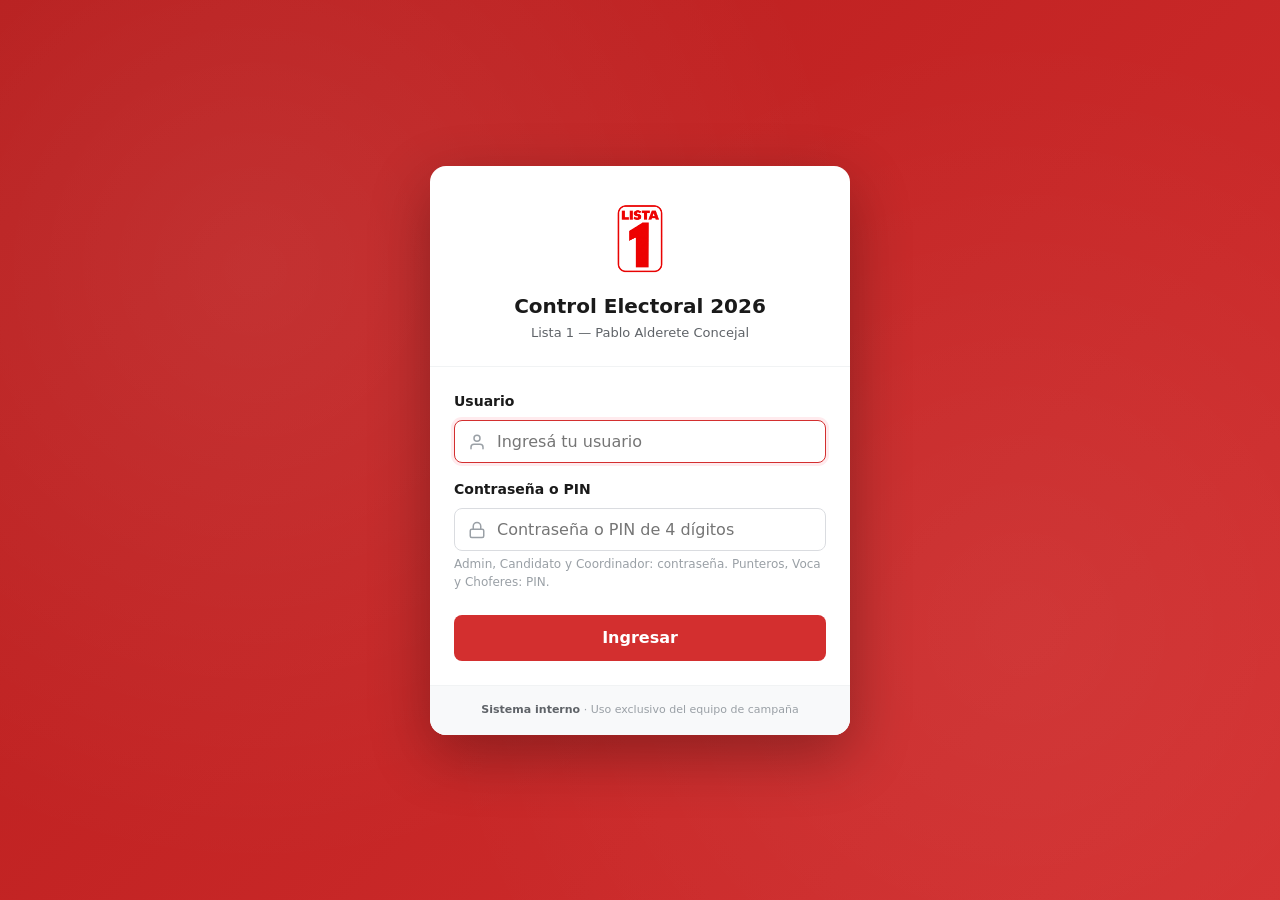
<file: index.html>
<!DOCTYPE html>
<html lang="es">
<head>
  <meta charset="UTF-8">
  <meta name="viewport" content="width=device-width, initial-scale=1.0, maximum-scale=1.0, user-scalable=no">
  <meta name="theme-color" content="#D32F2F">
  <title>Ingresar — Control Electoral 2026</title>

   <link rel="manifest" href="manifest.json">
  <meta name="theme-color" content="#D32F2F">
  <link rel="apple-touch-icon" href="assets/img/icon-192.png">
  <meta name="apple-mobile-web-app-capable" content="yes">
  <meta name="apple-mobile-web-app-status-bar-style" content="black-translucent">
  <meta name="apple-mobile-web-app-title" content="Control Electoral">

  <link rel="icon" type="image/png" href="assets/img/logo-lista1.png">

  <link rel="stylesheet" href="assets/css/base.css">
  <link rel="stylesheet" href="assets/css/components.css">
  <link rel="stylesheet" href="assets/css/layout.css">
  <link rel="stylesheet" href="assets/css/login.css">
</head>
<body>

  <div class="login-page">
    <div class="login-card">

      <div class="login-header">
        <img src="assets/img/logo-lista1.png" alt="Logo Lista 1" class="login-logo" onerror="this.style.display='none'">
        <h1 class="login-titulo">Control Electoral 2026</h1>
        <p class="login-subtitulo">Lista 1 — Pablo Alderete Concejal</p>
      </div>

      <form id="form-login" class="login-body" autocomplete="off">
        <div id="login-error" class="login-error"></div>

        <div class="form-group">
          <label for="usuario" class="form-label">Usuario</label>
          <div class="form-input-group">
            <svg class="icon" xmlns="http://www.w3.org/2000/svg" viewBox="0 0 24 24" fill="none" stroke="currentColor" stroke-width="2" stroke-linecap="round" stroke-linejoin="round">
              <path d="M20 21v-2a4 4 0 0 0-4-4H8a4 4 0 0 0-4 4v2"/>
              <circle cx="12" cy="7" r="4"/>
            </svg>
            <input
              type="text"
              id="usuario"
              name="usuario"
              class="form-input"
              placeholder="Ingresá tu usuario"
              autocomplete="username"
              autocapitalize="none"
              spellcheck="false"
              required
              autofocus
            >
          </div>
        </div>

        <div class="form-group">
          <label for="credencial" class="form-label">Contraseña o PIN</label>
          <div class="form-input-group">
            <svg class="icon" xmlns="http://www.w3.org/2000/svg" viewBox="0 0 24 24" fill="none" stroke="currentColor" stroke-width="2" stroke-linecap="round" stroke-linejoin="round">
              <rect x="3" y="11" width="18" height="11" rx="2" ry="2"/>
              <path d="M7 11V7a5 5 0 0 1 10 0v4"/>
            </svg>
            <input
              type="password"
              id="credencial"
              name="credencial"
              class="form-input"
              placeholder="Contraseña o PIN de 4 dígitos"
              autocomplete="current-password"
              required
            >
          </div>
          <span class="form-hint">Admin, Candidato y Coordinador: contraseña. Punteros, Voca y Choferes: PIN.</span>
        </div>

        <button type="submit" id="btn-ingresar" class="btn btn-primary btn-lg btn-block login-btn">
          Ingresar
        </button>
      </form>

      <div class="login-footer">
        <strong>Sistema interno</strong> · Uso exclusivo del equipo de campaña
      </div>

    </div>
  </div>

    <script src="assets/js/config.js"></script>
  <script src="assets/js/utils.js"></script>
  <script src="assets/js/cache.js"></script>
  <script src="assets/js/api.js"></script>
  <script src="assets/js/sync.js"></script>
  <script src="assets/js/auth.js"></script>

  <script>
    /* ============================================================
       Lógica del login
       ============================================================ */
    (function () {

      // Si ya hay sesión activa, redirigir al panel correspondiente
      if (AUTH.haySesion()) {
        const u = AUTH.usuarioActual();
        if (u && u.rol) {
          AUTH.irAPanel(u.rol);
          return;
        }
      }

      const form = document.getElementById('form-login');
      const inputUsuario = document.getElementById('usuario');
      const inputCred = document.getElementById('credencial');
      const btnIngresar = document.getElementById('btn-ingresar');
      const errorBox = document.getElementById('login-error');

      function mostrarError(mensaje) {
        errorBox.textContent = mensaje;
        errorBox.classList.add('visible');
      }

      function ocultarError() {
        errorBox.classList.remove('visible');
        errorBox.textContent = '';
      }

      function bloquear(b) {
        inputUsuario.disabled = b;
        inputCred.disabled = b;
        btnIngresar.disabled = b;
        btnIngresar.innerHTML = b
          ? '<span class="spinner"></span> Ingresando...'
          : 'Ingresar';
      }

      form.addEventListener('submit', async (e) => {
        e.preventDefault();
        ocultarError();

        const usuario = inputUsuario.value.trim();
        const credencial = inputCred.value.trim();

        if (!usuario || !credencial) {
          mostrarError('Completá usuario y credencial');
          return;
        }

        bloquear(true);

        try {
          const data = await API.login(usuario, credencial);

          // Guardar sesión
          UTILS.guardarSesion(data.token, data.usuario, data.expira);

          // Redirigir al panel según rol
          AUTH.irAPanel(data.usuario.rol);

        } catch (err) {
          bloquear(false);
          mostrarError(err.message || 'Error al ingresar');
          inputCred.value = '';
          inputCred.focus();
        }
      });

    })();
  </script>

    <script>
    if ('serviceWorker' in navigator) {
      window.addEventListener('load', () => {
        navigator.serviceWorker.register('sw.js')
          .then(reg => console.log('SW registrado:', reg.scope))
          .catch(err => console.warn('SW falló:', err));
      });
    }
  </script>

</body>
</html>
</file>
<file: assets/css/base.css>
/* ============================================================
   DIA_D2026 — base.css
   Reset + variables + tipografía + utilitarios
   ============================================================ */

/* ---------- RESET ---------- */
*,
*::before,
*::after {
  box-sizing: border-box;
  margin: 0;
  padding: 0;
}

html {
  -webkit-text-size-adjust: 100%;
  -webkit-tap-highlight-color: transparent;
}

body {
  min-height: 100vh;
  font-family: var(--fuente);
  font-size: 16px;
  line-height: 1.5;
  color: var(--texto);
  background-color: var(--fondo);
  -webkit-font-smoothing: antialiased;
  -moz-osx-font-smoothing: grayscale;
}

img, svg, video {
  display: block;
  max-width: 100%;
  height: auto;
}

button, input, select, textarea {
  font-family: inherit;
  font-size: inherit;
  color: inherit;
}

button {
  cursor: pointer;
  border: none;
  background: none;
}

a {
  color: var(--rojo-600);
  text-decoration: none;
  transition: color 0.15s ease;
}
a:hover { color: var(--rojo-800); }

ul, ol { list-style: none; }

/* ---------- FUENTE (Inter) ---------- */
@import url('https://fonts.googleapis.com/css2?family=Inter:wght@400;500;600;700;800&display=swap');

/* ---------- VARIABLES ---------- */
:root {
  /* Tipografía */
  --fuente: 'Inter', system-ui, -apple-system, 'Segoe UI', Roboto, sans-serif;

  /* 🔴 Nuestra lista (Lista 1) */
  --rojo-600: #D32F2F;
  --rojo-800: #B71C1C;
  --rojo-200: #FFCDD2;
  --rojo-50:  #FFEBEE;

  /* 🟡 Lista opositora (Lista 20) */
  --amarillo-600: #FBC02D;
  --amarillo-800: #F57F17;
  --amarillo-200: #FFF59D;
  --amarillo-50:  #FFFDE7;

  /* ⚪ Neutros */
  --fondo:      #F8F9FA;
  --superficie: #FFFFFF;
  --texto:      #1A1A1A;
  --texto-2:    #5F6368;
  --texto-3:    #9AA0A6;
  --borde:      #DADCE0;
  --borde-2:    #F1F3F4;

  /* 🟢 Estados */
  --exito:  #2E7D32;
  --exito-bg: #E8F5E9;
  --error:  #C62828;
  --error-bg: #FFEBEE;
  --info:   #1565C0;
  --info-bg: #E3F2FD;
  --alerta: #EF6C00;
  --alerta-bg: #FFF3E0;

  /* Espaciados */
  --esp-1: 4px;
  --esp-2: 8px;
  --esp-3: 12px;
  --esp-4: 16px;
  --esp-5: 20px;
  --esp-6: 24px;
  --esp-8: 32px;
  --esp-10: 40px;
  --esp-12: 48px;
  --esp-16: 64px;

  /* Radios */
  --radio-sm: 6px;
  --radio: 8px;
  --radio-md: 12px;
  --radio-lg: 16px;
  --radio-full: 9999px;

  /* Sombras */
  --sombra-sm: 0 1px 3px rgba(0,0,0,0.08);
  --sombra:    0 4px 12px rgba(0,0,0,0.10);
  --sombra-lg: 0 8px 24px rgba(0,0,0,0.15);

  /* Transiciones */
  --trans: 0.15s ease;
  --trans-md: 0.25s ease;

  /* Layout */
  --max-width: 1200px;
  --header-height: 64px;
}

/* ---------- TIPOGRAFÍA ---------- */
h1, h2, h3, h4, h5, h6 {
  font-weight: 700;
  line-height: 1.25;
  color: var(--texto);
}

h1 { font-size: 32px; }
h2 { font-size: 24px; }
h3 { font-size: 20px; }
h4 { font-size: 18px; }
h5 { font-size: 16px; }
h6 { font-size: 14px; }

p { margin-bottom: 0; }

/* ---------- UTILITARIOS ---------- */
.text-center  { text-align: center; }
.text-left    { text-align: left; }
.text-right   { text-align: right; }

.text-sm      { font-size: 14px; }
.text-xs      { font-size: 12px; }
.text-lg      { font-size: 18px; }
.text-xl      { font-size: 22px; }

.text-2       { color: var(--texto-2); }
.text-3       { color: var(--texto-3); }
.text-rojo    { color: var(--rojo-600); }
.text-amarillo{ color: var(--amarillo-800); }
.text-exito   { color: var(--exito); }
.text-error   { color: var(--error); }

.font-medium  { font-weight: 500; }
.font-semibold{ font-weight: 600; }
.font-bold    { font-weight: 700; }

.mt-1 { margin-top: var(--esp-1); }
.mt-2 { margin-top: var(--esp-2); }
.mt-3 { margin-top: var(--esp-3); }
.mt-4 { margin-top: var(--esp-4); }
.mt-5 { margin-top: var(--esp-5); }
.mt-6 { margin-top: var(--esp-6); }
.mt-8 { margin-top: var(--esp-8); }

.mb-1 { margin-bottom: var(--esp-1); }
.mb-2 { margin-bottom: var(--esp-2); }
.mb-3 { margin-bottom: var(--esp-3); }
.mb-4 { margin-bottom: var(--esp-4); }
.mb-5 { margin-bottom: var(--esp-5); }
.mb-6 { margin-bottom: var(--esp-6); }
.mb-8 { margin-bottom: var(--esp-8); }

.mx-auto { margin-left: auto; margin-right: auto; }

.p-2 { padding: var(--esp-2); }
.p-3 { padding: var(--esp-3); }
.p-4 { padding: var(--esp-4); }
.p-6 { padding: var(--esp-6); }

.flex        { display: flex; }
.flex-col    { flex-direction: column; }
.flex-center { display: flex; align-items: center; justify-content: center; }
.flex-between{ display: flex; align-items: center; justify-content: space-between; }
.flex-wrap   { flex-wrap: wrap; }
.gap-1 { gap: var(--esp-1); }
.gap-2 { gap: var(--esp-2); }
.gap-3 { gap: var(--esp-3); }
.gap-4 { gap: var(--esp-4); }
.gap-6 { gap: var(--esp-6); }

.w-full { width: 100%; }
.h-full { height: 100%; }

.hidden { display: none !important; }
.invisible { visibility: hidden; }

/* ---------- ANIMACIONES ---------- */
@keyframes fadeIn {
  from { opacity: 0; transform: translateY(8px); }
  to   { opacity: 1; transform: translateY(0); }
}

@keyframes spin {
  from { transform: rotate(0deg); }
  to   { transform: rotate(360deg); }
}

.fade-in { animation: fadeIn 0.3s ease; }

.spinner {
  display: inline-block;
  width: 20px;
  height: 20px;
  border: 2px solid currentColor;
  border-right-color: transparent;
  border-radius: 50%;
  animation: spin 0.7s linear infinite;
}

/* ---------- SCROLLBAR (web) ---------- */
::-webkit-scrollbar { width: 10px; height: 10px; }
::-webkit-scrollbar-track { background: var(--fondo); }
::-webkit-scrollbar-thumb { background: var(--borde); border-radius: 5px; }
::-webkit-scrollbar-thumb:hover { background: var(--texto-3); }
</file>
<file: assets/css/components.css>
/* ============================================================
   DIA_D2026 — components.css
   Botones, inputs, cards, badges, toasts, modales, tablas
   ============================================================ */

/* ---------- BOTONES ---------- */
.btn {
  display: inline-flex;
  align-items: center;
  justify-content: center;
  gap: var(--esp-2);
  padding: 10px 18px;
  font-size: 15px;
  font-weight: 600;
  line-height: 1;
  border-radius: var(--radio);
  border: 1.5px solid transparent;
  cursor: pointer;
  transition: all var(--trans);
  white-space: nowrap;
  user-select: none;
}

.btn:disabled {
  opacity: 0.5;
  cursor: not-allowed;
}

.btn:not(:disabled):active { transform: scale(0.98); }

/* Primario (rojo — nuestra lista) */
.btn-primary {
  background: var(--rojo-600);
  color: #fff;
}
.btn-primary:not(:disabled):hover {
  background: var(--rojo-800);
  box-shadow: var(--sombra);
}

/* Secundario (blanco con borde) */
.btn-secondary {
  background: var(--superficie);
  color: var(--texto);
  border-color: var(--borde);
}
.btn-secondary:not(:disabled):hover {
  background: var(--fondo);
  border-color: var(--texto-3);
}

/* Ghost (sin fondo) */
.btn-ghost {
  background: transparent;
  color: var(--texto-2);
}
.btn-ghost:not(:disabled):hover {
  background: var(--fondo);
  color: var(--texto);
}

/* Success */
.btn-success {
  background: var(--exito);
  color: #fff;
}
.btn-success:not(:disabled):hover { background: #1B5E20; }

/* Danger */
.btn-danger {
  background: var(--error);
  color: #fff;
}
.btn-danger:not(:disabled):hover { background: #8E0000; }

/* Tamaños */
.btn-sm { padding: 6px 12px; font-size: 13px; }
.btn-lg { padding: 14px 24px; font-size: 16px; }
.btn-block { width: 100%; }

/* Iconos en botones */
.btn-icon {
  padding: 8px;
  border-radius: var(--radio);
  line-height: 1;
}
.btn-icon svg { width: 20px; height: 20px; }

/* ---------- INPUTS ---------- */
.form-group {
  margin-bottom: var(--esp-4);
}

.form-label {
  display: block;
  margin-bottom: var(--esp-2);
  font-size: 14px;
  font-weight: 600;
  color: var(--texto);
}

.form-label .req {
  color: var(--error);
  margin-left: 2px;
}

.form-input,
.form-select,
.form-textarea {
  display: block;
  width: 100%;
  padding: 11px 14px;
  font-size: 16px;
  color: var(--texto);
  background: var(--superficie);
  border: 1.5px solid var(--borde);
  border-radius: var(--radio);
  transition: border-color var(--trans), box-shadow var(--trans);
  outline: none;
}

.form-input:focus,
.form-select:focus,
.form-textarea:focus {
  border-color: var(--rojo-600);
  box-shadow: 0 0 0 3px var(--rojo-50);
}

.form-input:disabled,
.form-select:disabled,
.form-textarea:disabled {
  background: var(--fondo);
  color: var(--texto-3);
  cursor: not-allowed;
}

.form-textarea {
  min-height: 90px;
  resize: vertical;
}

.form-hint {
  display: block;
  margin-top: var(--esp-1);
  font-size: 12px;
  color: var(--texto-3);
}

.form-error {
  display: block;
  margin-top: var(--esp-1);
  font-size: 13px;
  color: var(--error);
}

/* Input con icono */
.form-input-group {
  position: relative;
}
.form-input-group .form-input {
  padding-left: 42px;
}
.form-input-group .icon {
  position: absolute;
  left: 14px;
  top: 50%;
  transform: translateY(-50%);
  color: var(--texto-3);
  pointer-events: none;
  width: 18px;
  height: 18px;
}

/* ---------- CARDS ---------- */
.card {
  background: var(--superficie);
  border: 1px solid var(--borde-2);
  border-radius: var(--radio-md);
  box-shadow: var(--sombra-sm);
  overflow: hidden;
}

.card-header {
  padding: var(--esp-4) var(--esp-5);
  border-bottom: 1px solid var(--borde-2);
  display: flex;
  align-items: center;
  justify-content: space-between;
  gap: var(--esp-3);
}

.card-title {
  font-size: 16px;
  font-weight: 700;
  color: var(--texto);
  margin: 0;
}

.card-body {
  padding: var(--esp-5);
}

.card-footer {
  padding: var(--esp-4) var(--esp-5);
  border-top: 1px solid var(--borde-2);
  background: var(--fondo);
}

/* Card de estadística */
.stat-card {
  background: var(--superficie);
  border: 1px solid var(--borde-2);
  border-radius: var(--radio-md);
  padding: var(--esp-5);
  box-shadow: var(--sombra-sm);
  transition: transform var(--trans), box-shadow var(--trans);
}
.stat-card:hover {
  transform: translateY(-2px);
  box-shadow: var(--sombra);
}
.stat-label {
  font-size: 13px;
  font-weight: 600;
  color: var(--texto-2);
  text-transform: uppercase;
  letter-spacing: 0.5px;
  margin-bottom: var(--esp-2);
}
.stat-value {
  font-size: 32px;
  font-weight: 800;
  line-height: 1;
  color: var(--texto);
}
.stat-value.rojo     { color: var(--rojo-600); }
.stat-value.amarillo { color: var(--amarillo-800); }
.stat-value.exito    { color: var(--exito); }

/* ---------- BADGES ---------- */
.badge {
  display: inline-flex;
  align-items: center;
  gap: 4px;
  padding: 3px 10px;
  font-size: 12px;
  font-weight: 600;
  border-radius: var(--radio-full);
  line-height: 1.4;
  white-space: nowrap;
}
.badge-rojo      { background: var(--rojo-50);     color: var(--rojo-800); }
.badge-amarillo  { background: var(--amarillo-50); color: var(--amarillo-800); }
.badge-exito     { background: var(--exito-bg);    color: var(--exito); }
.badge-error     { background: var(--error-bg);    color: var(--error); }
.badge-info      { background: var(--info-bg);     color: var(--info); }
.badge-alerta    { background: var(--alerta-bg);   color: var(--alerta); }
.badge-gris      { background: var(--borde-2);     color: var(--texto-2); }

/* ---------- ALERTAS ---------- */
.alert {
  padding: var(--esp-4);
  border-radius: var(--radio);
  border-left: 4px solid;
  display: flex;
  align-items: flex-start;
  gap: var(--esp-3);
  margin-bottom: var(--esp-4);
}
.alert-info    { background: var(--info-bg);   border-color: var(--info);   color: var(--info); }
.alert-exito   { background: var(--exito-bg);  border-color: var(--exito);  color: var(--exito); }
.alert-error   { background: var(--error-bg);  border-color: var(--error);  color: var(--error); }
.alert-alerta  { background: var(--alerta-bg); border-color: var(--alerta); color: var(--alerta); }

/* ---------- TABLAS ---------- */
.tabla-wrapper {
  overflow-x: auto;
  border-radius: var(--radio);
  border: 1px solid var(--borde-2);
}

.tabla {
  width: 100%;
  border-collapse: collapse;
  font-size: 14px;
  background: var(--superficie);
}

.tabla th {
  text-align: left;
  padding: 12px 16px;
  font-weight: 600;
  font-size: 12px;
  text-transform: uppercase;
  letter-spacing: 0.5px;
  color: var(--texto-2);
  background: var(--fondo);
  border-bottom: 1px solid var(--borde);
}

.tabla td {
  padding: 12px 16px;
  border-bottom: 1px solid var(--borde-2);
  color: var(--texto);
}

.tabla tbody tr:last-child td { border-bottom: none; }
.tabla tbody tr:hover { background: var(--fondo); }

/* ---------- TOASTS ---------- */
.toast-container {
  position: fixed;
  top: 20px;
  right: 20px;
  z-index: 9999;
  display: flex;
  flex-direction: column;
  gap: var(--esp-2);
  pointer-events: none;
}

.toast {
  min-width: 280px;
  max-width: 400px;
  padding: var(--esp-4);
  background: var(--superficie);
  border-radius: var(--radio);
  box-shadow: var(--sombra-lg);
  border-left: 4px solid;
  font-size: 14px;
  display: flex;
  align-items: center;
  gap: var(--esp-3);
  animation: slideIn 0.25s ease;
  pointer-events: auto;
}
.toast-exito { border-color: var(--exito);  color: var(--texto); }
.toast-error { border-color: var(--error);  color: var(--texto); }
.toast-info  { border-color: var(--info);   color: var(--texto); }
.toast-alerta{ border-color: var(--alerta); color: var(--texto); }

@keyframes slideIn {
  from { transform: translateX(120%); opacity: 0; }
  to   { transform: translateX(0); opacity: 1; }
}

/* ---------- MODAL ---------- */
.modal-overlay {
  position: fixed;
  inset: 0;
  background: rgba(0, 0, 0, 0.5);
  display: flex;
  align-items: center;
  justify-content: center;
  z-index: 9998;
  padding: var(--esp-4);
  animation: fadeIn 0.2s ease;
}

.modal {
  background: var(--superficie);
  border-radius: var(--radio-lg);
  box-shadow: var(--sombra-lg);
  max-width: 500px;
  width: 100%;
  max-height: 90vh;
  overflow-y: auto;
  animation: fadeIn 0.25s ease;
}

.modal-header {
  padding: var(--esp-5);
  border-bottom: 1px solid var(--borde-2);
  display: flex;
  align-items: center;
  justify-content: space-between;
}

.modal-title {
  font-size: 18px;
  font-weight: 700;
  margin: 0;
}

.modal-close {
  padding: 6px;
  border-radius: var(--radio);
  color: var(--texto-2);
  line-height: 1;
}
.modal-close:hover { background: var(--fondo); color: var(--texto); }

.modal-body { padding: var(--esp-5); }
.modal-footer {
  padding: var(--esp-4) var(--esp-5);
  border-top: 1px solid var(--borde-2);
  display: flex;
  justify-content: flex-end;
  gap: var(--esp-3);
}

/* ---------- AVATAR ---------- */
.avatar {
  display: inline-flex;
  align-items: center;
  justify-content: center;
  width: 40px;
  height: 40px;
  border-radius: 50%;
  background: var(--rojo-50);
  color: var(--rojo-800);
  font-weight: 700;
  font-size: 14px;
  overflow: hidden;
  flex-shrink: 0;
}
.avatar img { width: 100%; height: 100%; object-fit: cover; }
.avatar-lg { width: 64px; height: 64px; font-size: 20px; }
.avatar-sm { width: 32px; height: 32px; font-size: 12px; }

/* ---------- LOADER ---------- */
.loader-overlay {
  position: fixed;
  inset: 0;
  background: rgba(255,255,255,0.85);
  display: flex;
  align-items: center;
  justify-content: center;
  z-index: 9997;
  flex-direction: column;
  gap: var(--esp-4);
}
.loader-overlay .spinner {
  width: 40px;
  height: 40px;
  border-width: 3px;
  color: var(--rojo-600);
}
.loader-overlay .mensaje { font-size: 14px; color: var(--texto-2); 
}

/* Indicador de sync */
.sync-indicator-wrap {
  display: flex;
  gap: var(--esp-2);
  align-items: center;
}

.sync-indicator-wrap .badge {
  font-size: 11px;
  padding: 4px 8px;
  white-space: nowrap;
}

.sync-indicator-wrap button {
  font-size: 11px;
  padding: 4px 8px;
  white-space: nowrap;
}

@media (max-width: 480px) {
  .sync-indicator-wrap .badge {
    font-size: 10px;
    padding: 3px 6px;
  }
  .sync-indicator-wrap button {
    display: none; /* En móvil chico, ocultar el botón */
  }
}
</file>
<file: assets/css/layout.css>
/* ============================================================
   DIA_D2026 — layout.css
   Header, contenedores, grids, footer
   ============================================================ */

/* ---------- CONTENEDORES ---------- */
.container {
  width: 100%;
  max-width: var(--max-width);
  margin: 0 auto;
  padding: 0 var(--esp-4);
}

.container-sm { max-width: 640px; }
.container-md { max-width: 900px; }
.container-lg { max-width: 1200px; }

/* ---------- HEADER ---------- */
.header {
  background: var(--superficie);
  border-bottom: 1px solid var(--borde-2);
  height: var(--header-height);
  position: sticky;
  top: 0;
  z-index: 100;
  box-shadow: var(--sombra-sm);
}

.header-inner {
  height: 100%;
  display: flex;
  align-items: center;
  justify-content: space-between;
  gap: var(--esp-4);
}

.header-logo {
  display: flex;
  align-items: center;
  gap: var(--esp-3);
  font-weight: 700;
  font-size: 16px;
  color: var(--texto);
}
.header-logo img { height: 40px; width: auto; }
.header-logo .logo-text { display: flex; flex-direction: column; line-height: 1.2; }
.header-logo .logo-title { font-size: 15px; font-weight: 700; }
.header-logo .logo-sub   { font-size: 11px; color: var(--texto-2); font-weight: 500; }

.header-user {
  display: flex;
  align-items: center;
  gap: var(--esp-3);
}
.header-user-info { text-align: right; line-height: 1.2; }
.header-user-name { font-size: 14px; font-weight: 600; }
.header-user-rol  { font-size: 11px; color: var(--texto-2); font-weight: 500; text-transform: uppercase; }

/* ---------- MAIN ---------- */
.main {
  padding: var(--esp-6) 0 var(--esp-12);
  min-height: calc(100vh - var(--header-height));
}

/* ---------- PAGE TITLE ---------- */
.page-header {
  margin-bottom: var(--esp-6);
}
.page-title {
  font-size: 24px;
  font-weight: 700;
  color: var(--texto);
  margin-bottom: var(--esp-1);
}
.page-subtitle {
  font-size: 14px;
  color: var(--texto-2);
}

/* ---------- GRIDS ---------- */
.grid {
  display: grid;
  gap: var(--esp-4);
}
.grid-2 { grid-template-columns: repeat(1, 1fr); }
.grid-3 { grid-template-columns: repeat(1, 1fr); }
.grid-4 { grid-template-columns: repeat(2, 1fr); }

@media (min-width: 640px) {
  .grid-2 { grid-template-columns: repeat(2, 1fr); }
  .grid-3 { grid-template-columns: repeat(2, 1fr); }
  .grid-4 { grid-template-columns: repeat(2, 1fr); }
}
@media (min-width: 1024px) {
  .grid-3 { grid-template-columns: repeat(3, 1fr); }
  .grid-4 { grid-template-columns: repeat(4, 1fr); }
}

/* ---------- TABS ---------- */
.tabs {
  display: flex;
  gap: var(--esp-1);
  border-bottom: 1px solid var(--borde-2);
  margin-bottom: var(--esp-5);
  overflow-x: auto;
}
.tab {
  padding: var(--esp-3) var(--esp-4);
  font-size: 14px;
  font-weight: 600;
  color: var(--texto-2);
  border-bottom: 2px solid transparent;
  transition: all var(--trans);
  white-space: nowrap;
}
.tab:hover { color: var(--texto); }
.tab.active {
  color: var(--rojo-600);
  border-bottom-color: var(--rojo-600);
}

/* ---------- FOOTER ---------- */
.footer {
  padding: var(--esp-6) 0;
  text-align: center;
  font-size: 12px;
  color: var(--texto-3);
  border-top: 1px solid var(--borde-2);
  margin-top: var(--esp-8);
}

/* ---------- RESPONSIVE HEADER ---------- */
@media (max-width: 640px) {
  .header-logo .logo-text { display: none; }
  .header-user-info { display: none; }
  .header-logo img { height: 36px; }
}
</file>
<file: assets/css/login.css>
/* ============================================================
   DIA_D2026 — login.css
   ============================================================ */

.login-page {
  min-height: 100vh;
  display: flex;
  align-items: center;
  justify-content: center;
  padding: var(--esp-4);
  background: linear-gradient(135deg, var(--rojo-800) 0%, var(--rojo-600) 100%);
  position: relative;
  overflow: hidden;
}

/* Patrón decorativo de fondo */
.login-page::before {
  content: '';
  position: absolute;
  inset: 0;
  background-image:
    radial-gradient(circle at 20% 30%, rgba(255,255,255,0.08) 0%, transparent 50%),
    radial-gradient(circle at 80% 70%, rgba(255,255,255,0.06) 0%, transparent 50%);
  pointer-events: none;
}

.login-card {
  position: relative;
  width: 100%;
  max-width: 420px;
  background: var(--superficie);
  border-radius: var(--radio-lg);
  box-shadow: 0 20px 60px rgba(0,0,0,0.3);
  overflow: hidden;
  animation: fadeIn 0.4s ease;
}

.login-header {
  padding: var(--esp-8) var(--esp-6) var(--esp-6);
  text-align: center;
  border-bottom: 1px solid var(--borde-2);
}

.login-logo {
  width: 80px;
  height: 80px;
  margin: 0 auto var(--esp-4);
  object-fit: contain;
}

.login-titulo {
  font-size: 20px;
  font-weight: 700;
  color: var(--texto);
  margin-bottom: var(--esp-1);
}

.login-subtitulo {
  font-size: 13px;
  color: var(--texto-2);
}

.login-body {
  padding: var(--esp-6);
}

.login-body .form-input {
  font-size: 16px;
}

.login-btn {
  margin-top: var(--esp-2);
}

.login-error {
  display: none;
  margin-bottom: var(--esp-4);
  padding: 10px 14px;
  background: var(--error-bg);
  color: var(--error);
  border-left: 4px solid var(--error);
  border-radius: var(--radio-sm);
  font-size: 13px;
  font-weight: 500;
}
.login-error.visible { display: block; }

.login-footer {
  padding: var(--esp-4) var(--esp-6);
  text-align: center;
  font-size: 11px;
  color: var(--texto-3);
  background: var(--fondo);
  border-top: 1px solid var(--borde-2);
}

.login-footer strong { color: var(--texto-2); }

/* ---------- MOBILE ---------- */
@media (max-width: 480px) {
  .login-header { padding: var(--esp-6) var(--esp-4); }
  .login-body { padding: var(--esp-5) var(--esp-4); }
  .login-logo { width: 64px; height: 64px; }
}
</file>
<file: assets/css/dashboard.css>
/* ============================================================
   DIA_D2026 — dashboard.css
   Estilos específicos de dashboards (admin, candidato, coordinador)
   ============================================================ */

/* ---------- KPI GRID ---------- */
.kpi-grid {
  display: grid;
  grid-template-columns: repeat(2, 1fr);
  gap: var(--esp-3);
  margin-bottom: var(--esp-5);
}

@media (min-width: 640px) {
  .kpi-grid { grid-template-columns: repeat(4, 1fr); }
}

.kpi-card {
  background: var(--superficie);
  border: 1px solid var(--borde-2);
  border-radius: var(--radio-md);
  padding: var(--esp-4);
  box-shadow: var(--sombra-sm);
  transition: transform var(--trans), box-shadow var(--trans);
}

.kpi-card:hover {
  transform: translateY(-2px);
  box-shadow: var(--sombra);
}

.kpi-label {
  font-size: 11px;
  font-weight: 600;
  color: var(--texto-2);
  text-transform: uppercase;
  letter-spacing: 0.5px;
  margin-bottom: var(--esp-2);
}

.kpi-value {
  font-size: 28px;
  font-weight: 800;
  line-height: 1;
  color: var(--texto);
}

.kpi-value.rojo     { color: var(--rojo-600); }
.kpi-value.amarillo { color: var(--amarillo-800); }
.kpi-value.exito    { color: var(--exito); }
.kpi-value.info     { color: var(--info); }

.kpi-sub {
  font-size: 12px;
  color: var(--texto-3);
  margin-top: var(--esp-1);
}

/* ---------- PROGRESO ---------- */
.progreso-wrapper {
  background: var(--fondo);
  border-radius: var(--radio-full);
  height: 10px;
  overflow: hidden;
  margin: var(--esp-3) 0;
}

.progreso-barra {
  height: 100%;
  background: var(--rojo-600);
  border-radius: var(--radio-full);
  transition: width 0.5s ease;
}
.progreso-barra.amarillo { background: var(--amarillo-600); }
.progreso-barra.exito    { background: var(--exito); }

/* ---------- RANKING ---------- */
.ranking-item {
  display: flex;
  align-items: center;
  gap: var(--esp-3);
  padding: var(--esp-3) 0;
  border-bottom: 1px solid var(--borde-2);
}
.ranking-item:last-child { border-bottom: none; }

.ranking-pos {
  width: 32px;
  height: 32px;
  border-radius: 50%;
  background: var(--fondo);
  color: var(--texto-2);
  display: flex;
  align-items: center;
  justify-content: center;
  font-weight: 700;
  font-size: 14px;
  flex-shrink: 0;
}
.ranking-pos.top1 { background: #FFD700; color: #7A5700; }
.ranking-pos.top2 { background: #C0C0C0; color: #4A4A4A; }
.ranking-pos.top3 { background: #CD7F32; color: #fff; }

.ranking-info { flex: 1; min-width: 0; }
.ranking-nombre {
  font-weight: 600;
  font-size: 14px;
  white-space: nowrap;
  overflow: hidden;
  text-overflow: ellipsis;
}
.ranking-meta { font-size: 12px; color: var(--texto-3); }

.ranking-valor {
  font-weight: 800;
  font-size: 18px;
  color: var(--rojo-600);
}

/* ---------- CATEGORÍA BARRAS ---------- */
.cat-barra {
  display: flex;
  align-items: center;
  gap: var(--esp-3);
  margin-bottom: var(--esp-3);
}

.cat-label {
  min-width: 100px;
  font-size: 13px;
  font-weight: 600;
  color: var(--texto);
}

.cat-track {
  flex: 1;
  height: 24px;
  background: var(--fondo);
  border-radius: var(--radio);
  overflow: hidden;
  position: relative;
}

.cat-fill {
  height: 100%;
  border-radius: var(--radio);
  transition: width 0.5s ease;
  display: flex;
  align-items: center;
  justify-content: flex-end;
  padding-right: 8px;
  color: #fff;
  font-weight: 700;
  font-size: 12px;
}
.cat-fill.completo { background: var(--exito); }
.cat-fill.cruzado  { background: var(--rojo-600); }
.cat-fill.blanco   { background: var(--texto-3); }
.cat-fill.nulo     { background: var(--texto); }

.cat-total {
  min-width: 50px;
  text-align: right;
  font-weight: 700;
  font-size: 14px;
  color: var(--texto);
}

/* ---------- SIDEBAR LAYOUT ---------- */
.layout-admin {
  display: grid;
  grid-template-columns: 1fr;
  gap: var(--esp-5);
}

@media (min-width: 1024px) {
  .layout-admin {
    grid-template-columns: 240px 1fr;
  }
}

.sidebar {
  background: var(--superficie);
  border-radius: var(--radio-md);
  border: 1px solid var(--borde-2);
  padding: var(--esp-3);
  height: fit-content;
  position: sticky;
  top: calc(var(--header-height) + var(--esp-4));
}

.sidebar-menu {
  display: flex;
  flex-direction: column;
  gap: 2px;
}

.sidebar-item {
  display: flex;
  align-items: center;
  gap: var(--esp-3);
  padding: 10px 14px;
  border-radius: var(--radio);
  font-size: 14px;
  font-weight: 500;
  color: var(--texto-2);
  transition: all var(--trans);
  cursor: pointer;
  border: none;
  background: none;
  text-align: left;
  width: 100%;
}

.sidebar-item:hover {
  background: var(--fondo);
  color: var(--texto);
}

.sidebar-item.active {
  background: var(--rojo-50);
  color: var(--rojo-800);
  font-weight: 600;
}

.sidebar-item svg { width: 18px; height: 18px; flex-shrink: 0; }

/* ---------- ESPACIO PRINCIPAL ---------- */
.main-panel {
  display: flex;
  flex-direction: column;
  gap: var(--esp-5);
}

/* ---------- HEADER DEL DÍA ---------- */
.dia-status {
  display: flex;
  align-items: center;
  justify-content: space-between;
  gap: var(--esp-4);
  padding: var(--esp-4) var(--esp-5);
  border-radius: var(--radio-md);
  border: 1px solid var(--borde-2);
  background: var(--superficie);
}
.dia-status.abierto {
  background: var(--exito-bg);
  border-color: var(--exito);
  color: var(--exito);
}
.dia-status.cerrado {
  background: var(--alerta-bg);
  border-color: var(--alerta);
  color: var(--alerta);
}

/* ---------- TOGGLE SWITCH ---------- */
.switch {
  position: relative;
  display: inline-block;
  width: 48px;
  height: 26px;
}
.switch input { opacity: 0; width: 0; height: 0; }
.switch-slider {
  position: absolute;
  cursor: pointer;
  inset: 0;
  background: var(--borde);
  border-radius: var(--radio-full);
  transition: var(--trans-md);
}
.switch-slider:before {
  position: absolute;
  content: "";
  height: 20px;
  width: 20px;
  left: 3px;
  bottom: 3px;
  background: #fff;
  border-radius: 50%;
  transition: var(--trans-md);
  box-shadow: 0 1px 3px rgba(0,0,0,0.3);
}
.switch input:checked + .switch-slider { background: var(--exito); }
.switch input:checked + .switch-slider:before { transform: translateX(22px); }

/* ---------- EMPTY STATE ---------- */
.empty-state {
  text-align: center;
  padding: var(--esp-8) var(--esp-4);
  color: var(--texto-3);
}
.empty-state svg {
  width: 48px;
  height: 48px;
  margin: 0 auto var(--esp-3);
  opacity: 0.5;
}
.empty-state p { font-size: 14px; }
</file>
